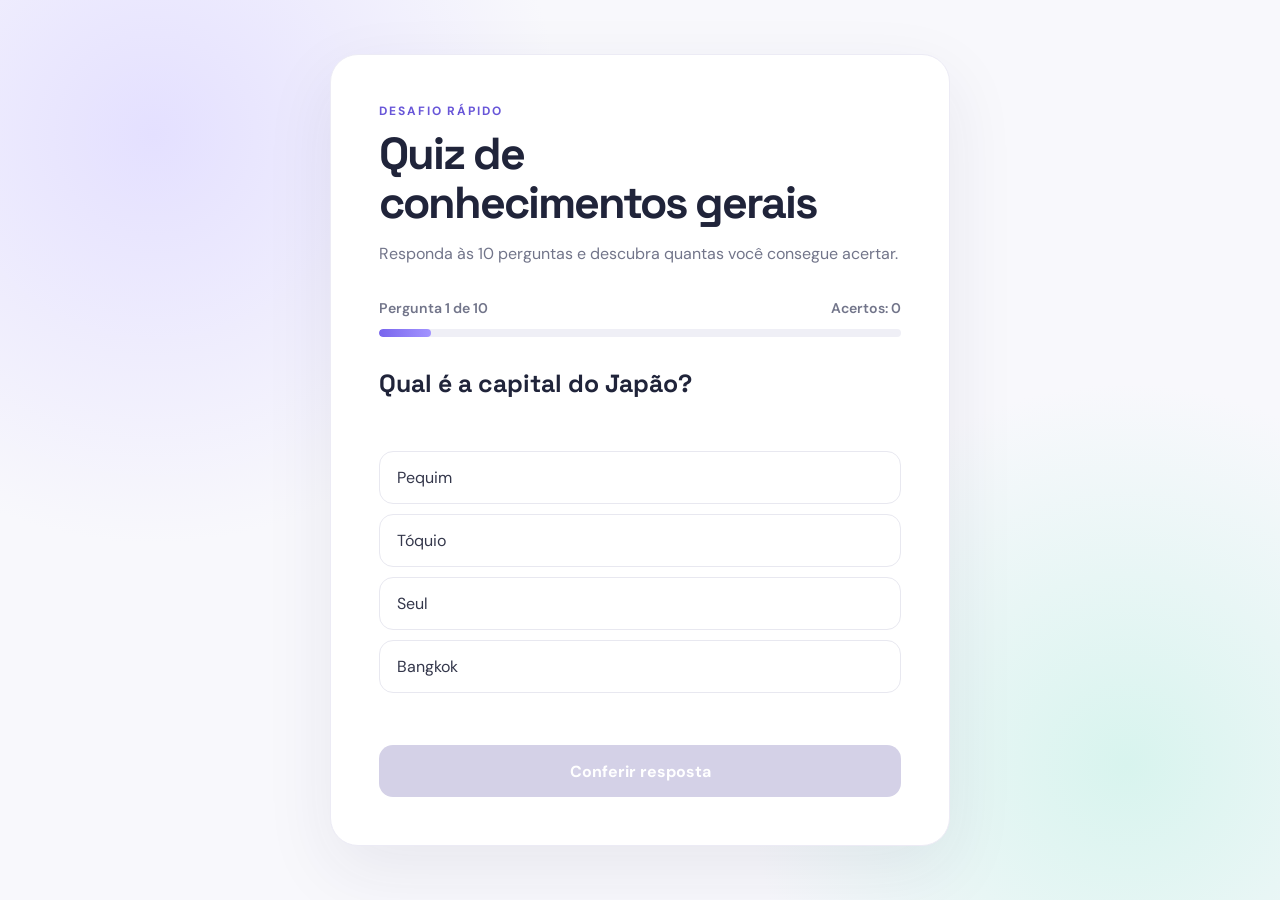
<file: index.html>
<!DOCTYPE html>
<html lang="pt-BR">
<head>
    <meta charset="UTF-8">
    <meta name="viewport" content="width=device-width, initial-scale=1.0">
    <meta name="description" content="Teste seus conhecimentos com este quiz de conhecimentos gerais.">
    <link rel="stylesheet" href="style.css">
    <script src="script.js" defer></script>
    <title>Quiz de conhecimentos gerais</title>
</head>
<body>
    <main class="quiz-card">
        <header class="quiz-header">
            <p class="eyebrow">DESAFIO RÁPIDO</p>
            <h1>Quiz de conhecimentos gerais</h1>
            <p class="intro">Responda às 10 perguntas e descubra quantas você consegue acertar.</p>
        </header>

        <section id="quiz" aria-labelledby="question">
            <div class="progress-info">
                <span id="question-count">Pergunta 1 de 10</span>
                <span id="score">Acertos: 0</span>
            </div>
            <div
                class="progress-track"
                id="progress-track"
                role="progressbar"
                aria-label="Progresso do quiz"
                aria-valuemin="0"
                aria-valuemax="10"
                aria-valuenow="0"
            >
                <div class="progress-bar" id="progress-bar"></div>
            </div>

            <h2 id="question"></h2>
            <div id="answers" class="answers"></div>
            <p id="feedback" class="feedback" aria-live="polite"></p>
            <button id="next-button" class="next-button" type="button" disabled>
                Conferir resposta
            </button>
        </section>

        <section id="result" class="result" aria-live="polite" hidden>
            <p class="eyebrow">QUIZ CONCLUÍDO</p>
            <h2 id="result-title"></h2>
            <p id="result-message"></p>
            <button id="restart-button" class="next-button" type="button">
                Tentar novamente
            </button>
        </section>
    </main>
</body>
</html>
</file>
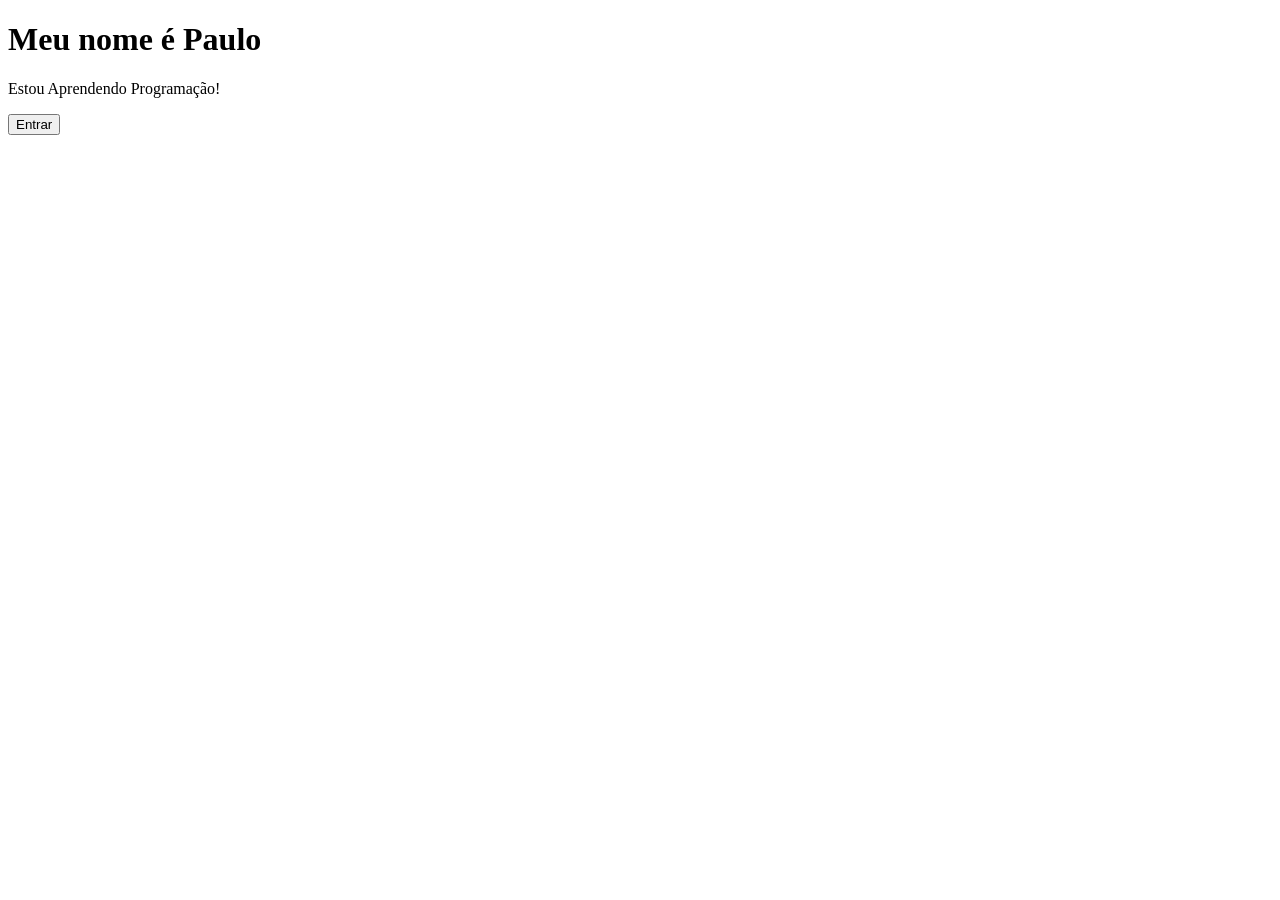
<file: teste.html>
<!DOCTYPE html>
<html lang="pt-BR">
<head>
    <meta charset="UTF-8">
    <meta name="viewport" content="width=device-width, initial-scale=1.0">
    <title>Document</title>
</head>
<body>
    <h1 id="titulo">Meu nome é Paulo</h1>
    <p class="descricao">Estou Aprendendo Programação!</p>
    <button class="botao">Entrar</button>
</body>
</html>
</file>
<file: style.css>
@import url("https://fonts.googleapis.com/css2?family=DM+Sans:wght@400;500;600;700&family=Space+Grotesk:wght@500;600;700&display=swap");

:root {
    color-scheme: light;
    font-family: "DM Sans", sans-serif;
    color: #20243a;
    background: #f4f3ff;
    font-synthesis: none;
    text-rendering: optimizeLegibility;
}

* {
    box-sizing: border-box;
}

body {
    min-height: 100vh;
    margin: 0;
    display: grid;
    place-items: center;
    padding: 24px;
    background:
        radial-gradient(circle at 12% 15%, #e4e0ff 0, transparent 30%),
        radial-gradient(circle at 88% 85%, #d8f4ee 0, transparent 28%),
        #f8f8fc;
}

button {
    font: inherit;
}

.quiz-card {
    width: min(100%, 620px);
    padding: clamp(24px, 6vw, 48px);
    border: 1px solid #ecebf5;
    border-radius: 28px;
    background: #fff;
    box-shadow: 0 24px 70px #25234a14;
}

.quiz-header {
    margin-bottom: 32px;
}

.eyebrow {
    margin: 0 0 10px;
    color: #6856d8;
    font-size: 0.75rem;
    font-weight: 700;
    letter-spacing: 0.16em;
}

h1,
h2 {
    font-family: "Space Grotesk", sans-serif;
}

h1 {
    max-width: 460px;
    margin: 0;
    font-size: clamp(2rem, 7vw, 2.8rem);
    line-height: 1.1;
    letter-spacing: -0.045em;
}

.intro {
    margin: 14px 0 0;
    color: #72758a;
    line-height: 1.6;
}

.progress-info {
    display: flex;
    justify-content: space-between;
    gap: 12px;
    color: #72758a;
    font-size: 0.88rem;
    font-weight: 600;
}

.progress-track {
    height: 8px;
    margin: 12px 0 30px;
    overflow: hidden;
    border-radius: 99px;
    background: #efeff6;
}

.progress-bar {
    width: 0;
    height: 100%;
    border-radius: inherit;
    background: linear-gradient(90deg, #7865ed, #a394ff);
    transition: width 220ms ease;
}

#question {
    min-height: 64px;
    margin: 0 0 20px;
    font-size: clamp(1.25rem, 4vw, 1.55rem);
    line-height: 1.35;
}

.answers {
    display: grid;
    gap: 10px;
}

.answer-button {
    width: 100%;
    padding: 15px 17px;
    border: 1px solid #e8e8f0;
    border-radius: 14px;
    background: #fff;
    color: #34374b;
    text-align: left;
    cursor: pointer;
    transition: border-color 150ms ease, background 150ms ease, transform 150ms ease;
}

.answer-button:hover:not(:disabled) {
    transform: translateY(-1px);
    border-color: #9c8ff0;
    background: #faf9ff;
}

.answer-button:focus-visible,
.next-button:focus-visible {
    outline: 3px solid #b8afff;
    outline-offset: 3px;
}

.answer-button:disabled {
    cursor: default;
}

.answer-button.correct {
    border-color: #53b88b;
    background: #effaf4;
    color: #176b47;
}

.answer-button.incorrect {
    border-color: #e28a8a;
    background: #fff3f2;
    color: #a13e3e;
}

.feedback {
    min-height: 24px;
    margin: 14px 0;
    color: #72758a;
    font-size: 0.92rem;
}

.feedback.correct {
    color: #176b47;
}

.feedback.incorrect {
    color: #a13e3e;
}

.next-button {
    width: 100%;
    min-height: 52px;
    padding: 13px 20px;
    border: 0;
    border-radius: 14px;
    background: #6c5ce7;
    color: #fff;
    font-weight: 700;
    cursor: pointer;
    transition: background 150ms ease, transform 150ms ease;
}

.next-button:hover:not(:disabled) {
    transform: translateY(-1px);
    background: #5848cf;
}

.next-button:disabled {
    background: #d4d1e7;
    cursor: not-allowed;
}

.result {
    padding: 16px 0 0;
    text-align: center;
}

.result h2 {
    margin: 8px 0;
    font-size: 2rem;
}

.result > p:not(.eyebrow) {
    margin: 0 0 26px;
    color: #72758a;
    line-height: 1.6;
}

[hidden] {
    display: none !important;
}

@media (prefers-reduced-motion: reduce) {
    *,
    *::before,
    *::after {
        scroll-behavior: auto !important;
        transition-duration: 0.01ms !important;
    }
}
</file>
